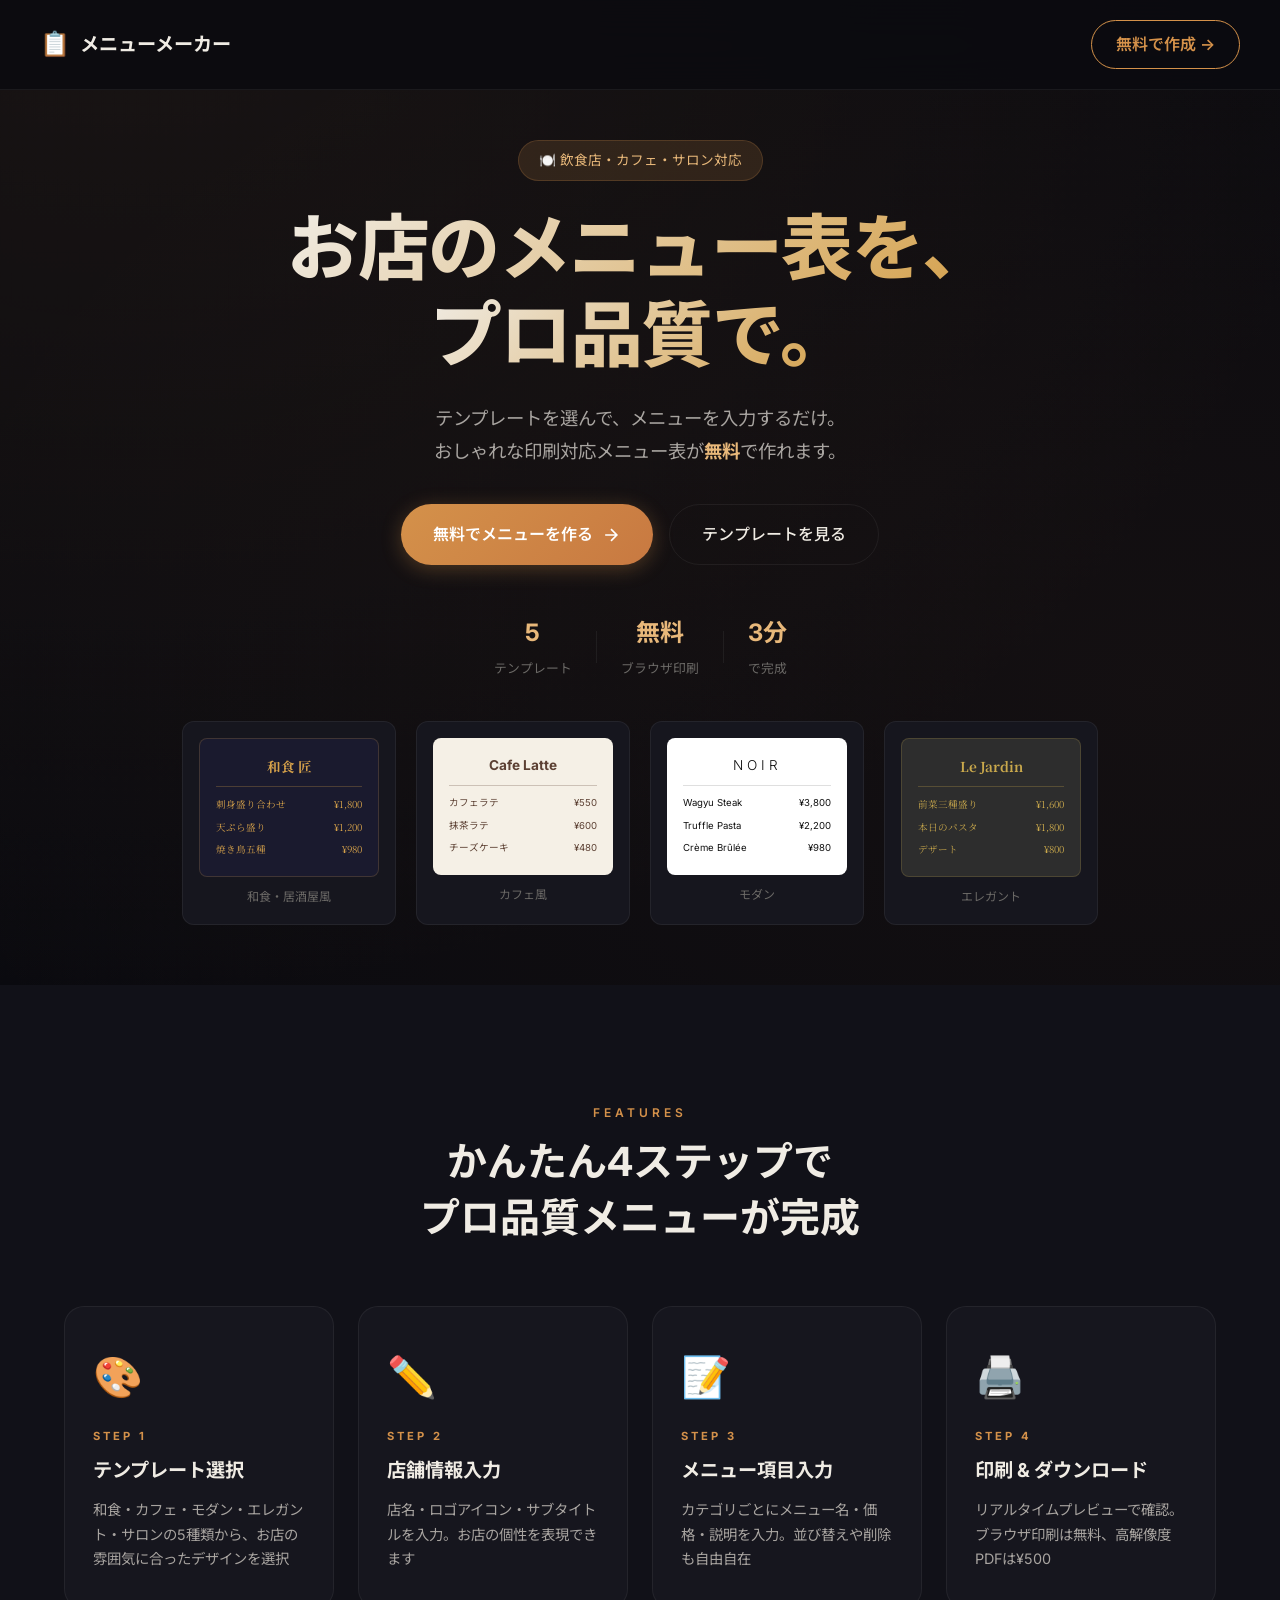
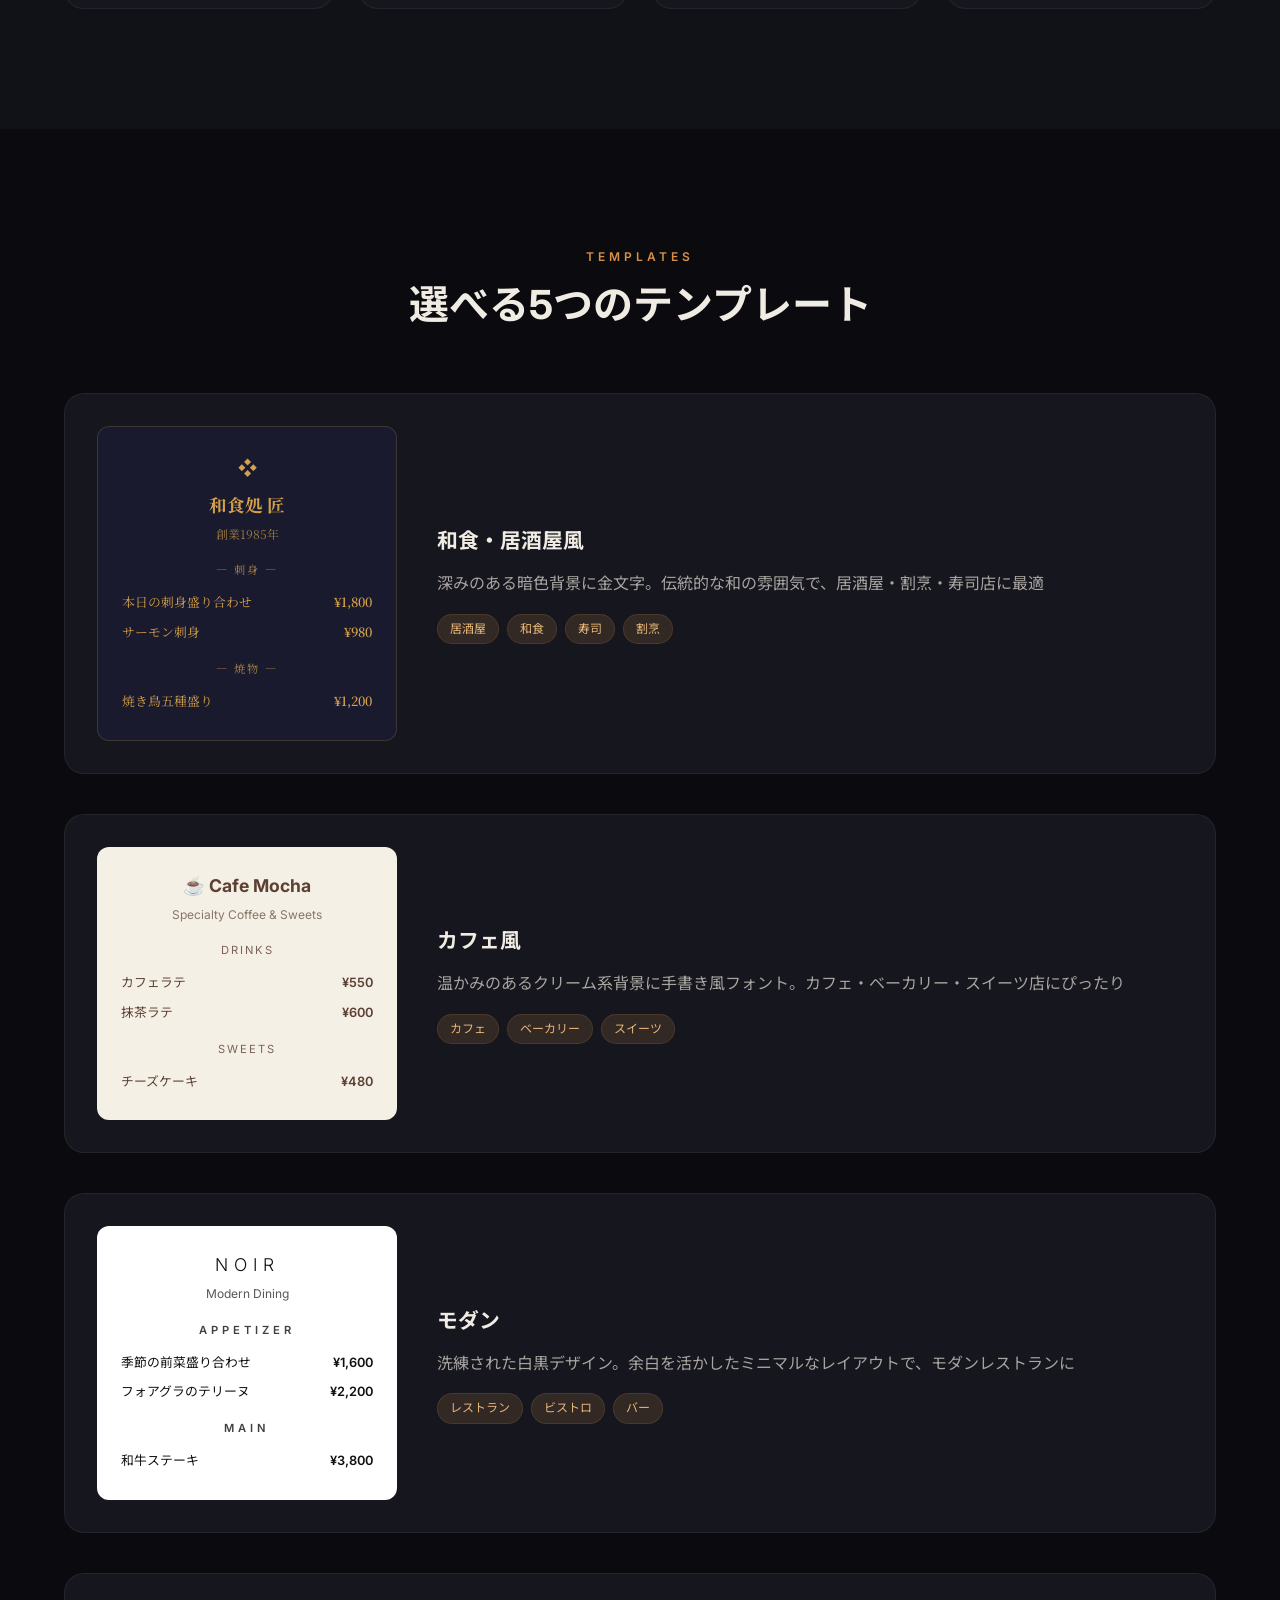
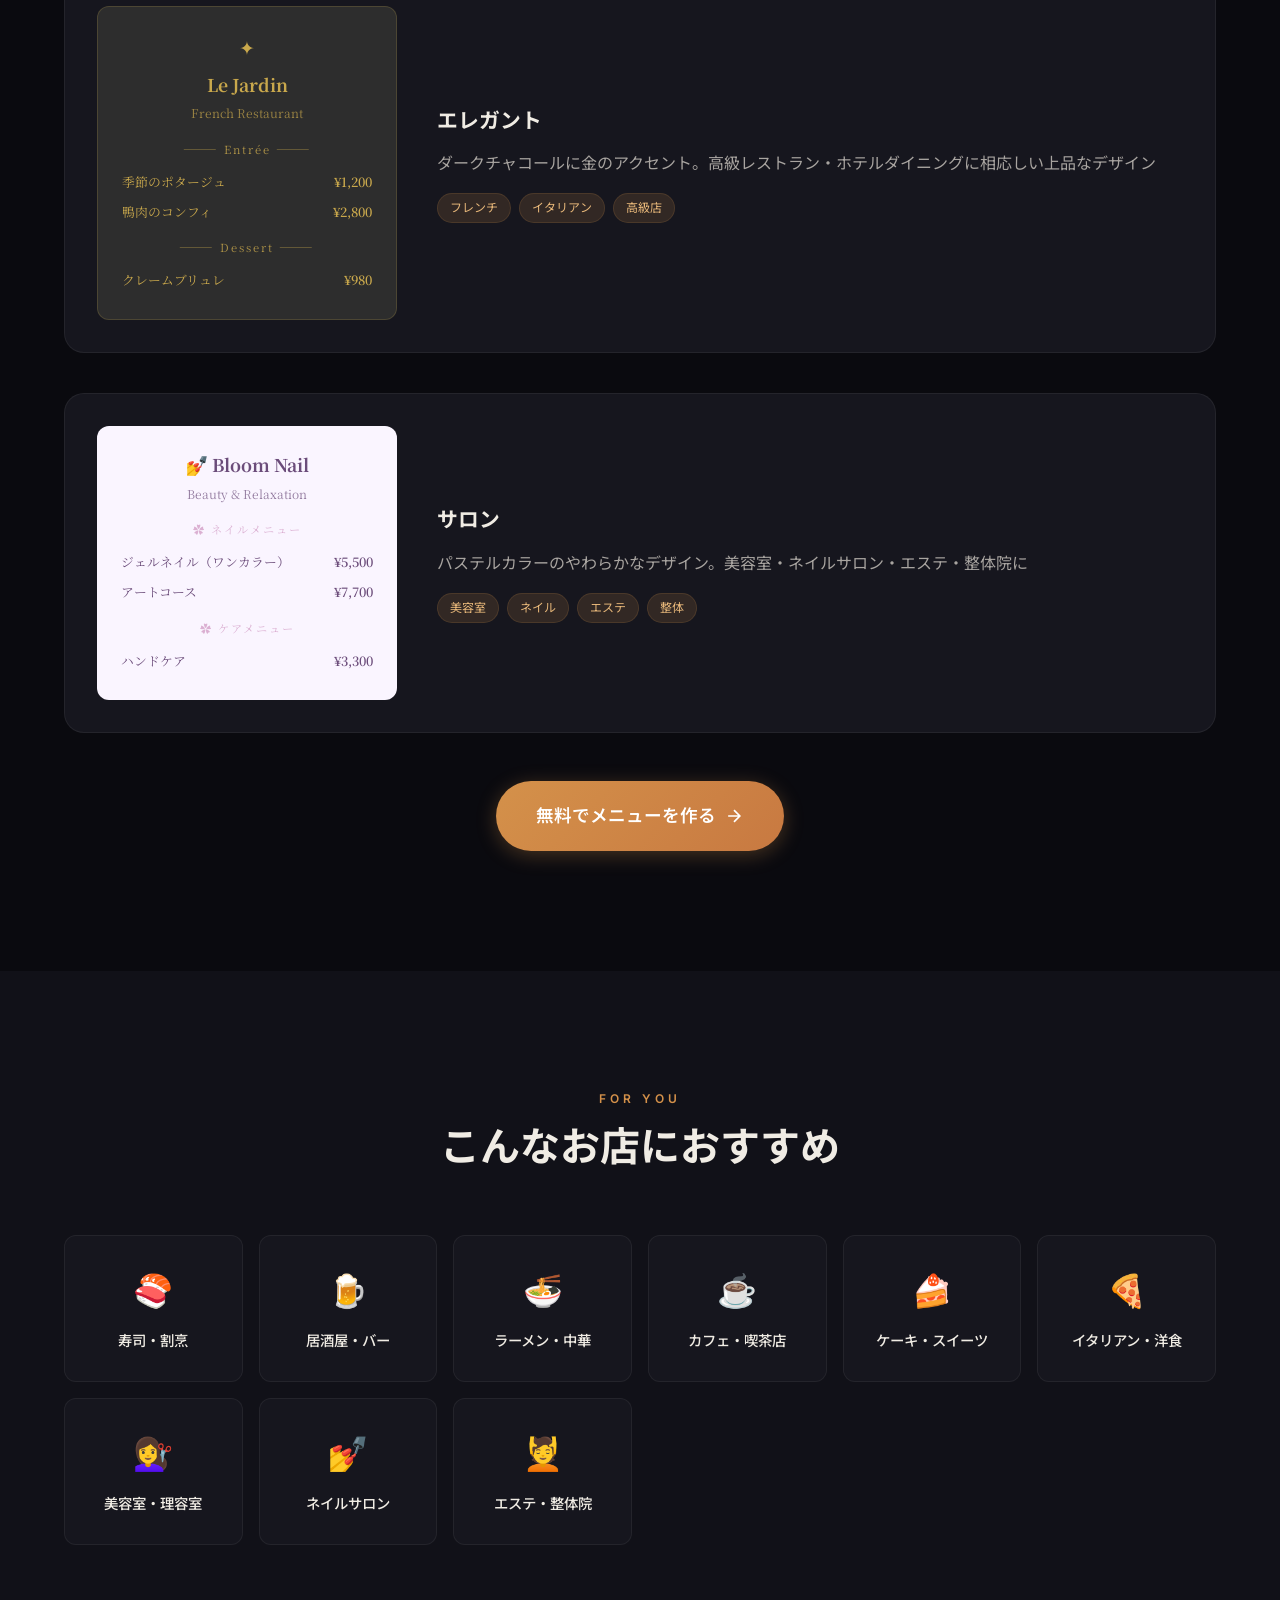
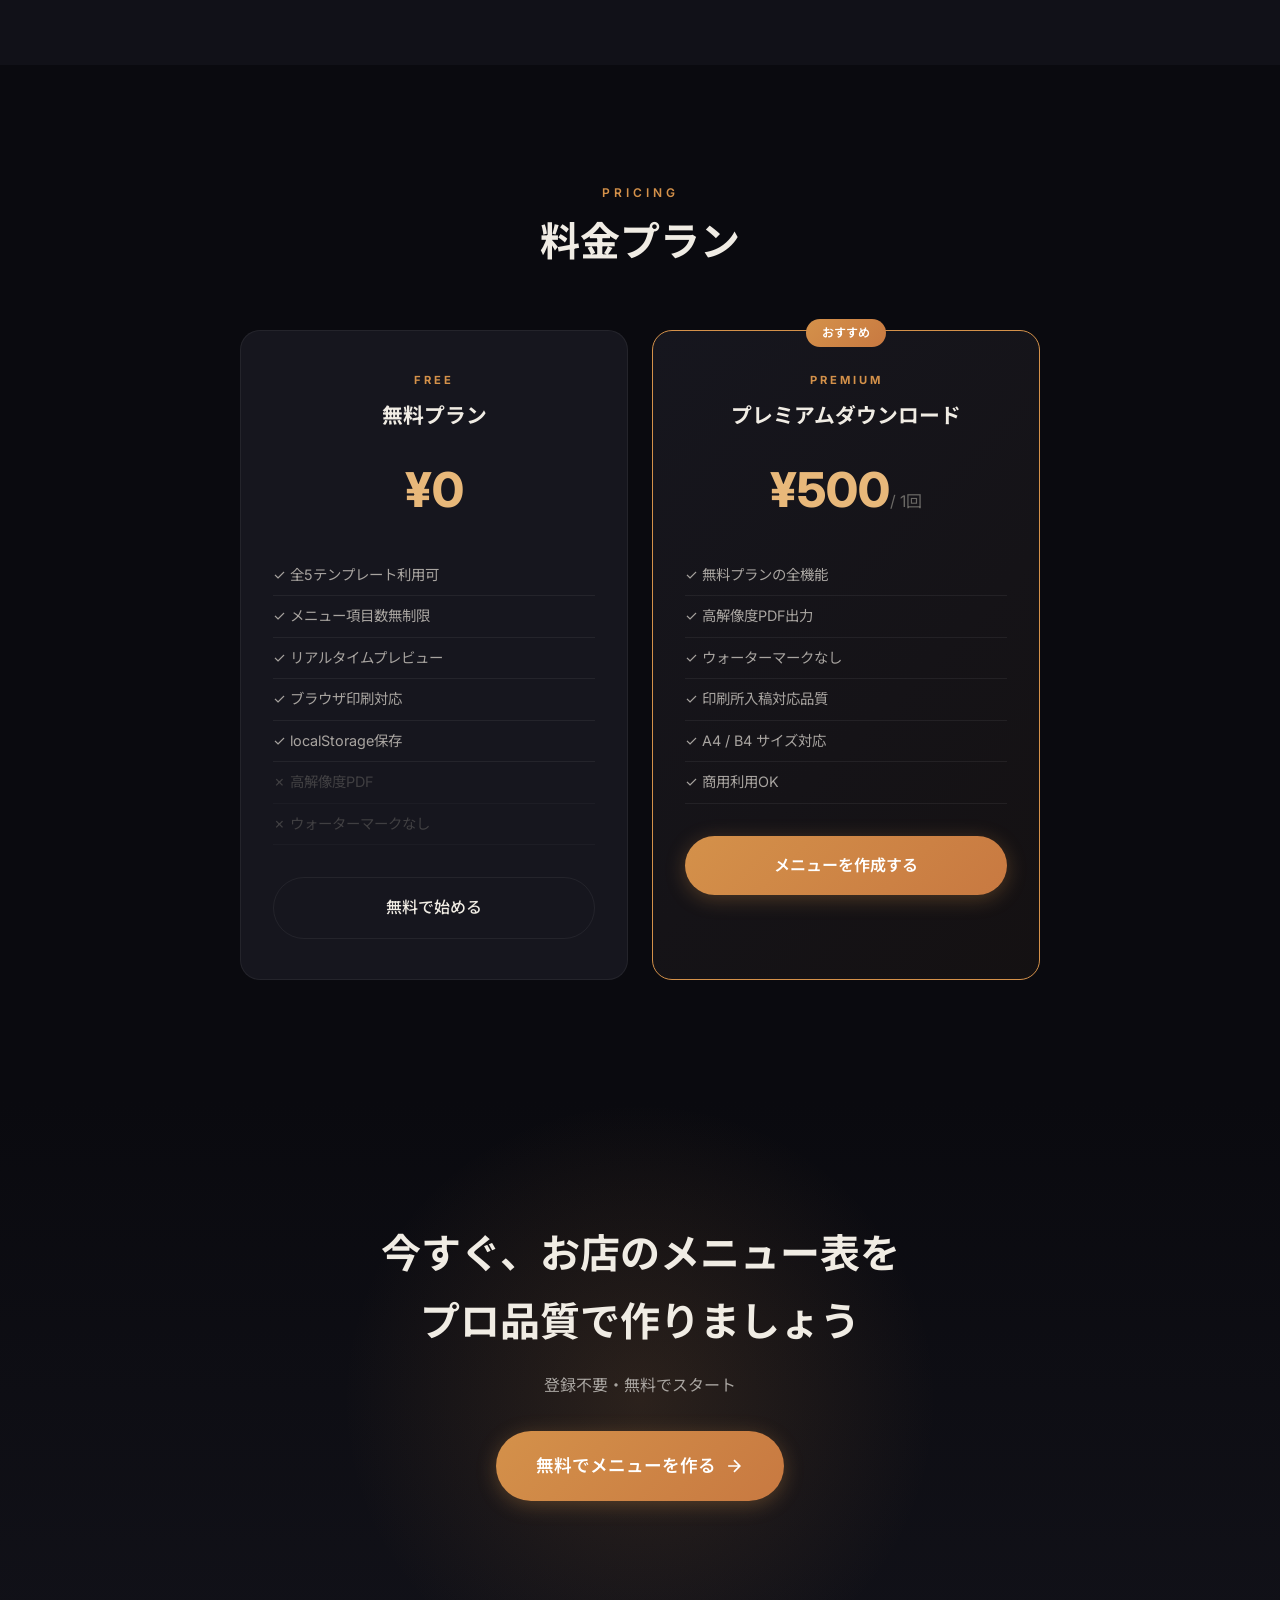
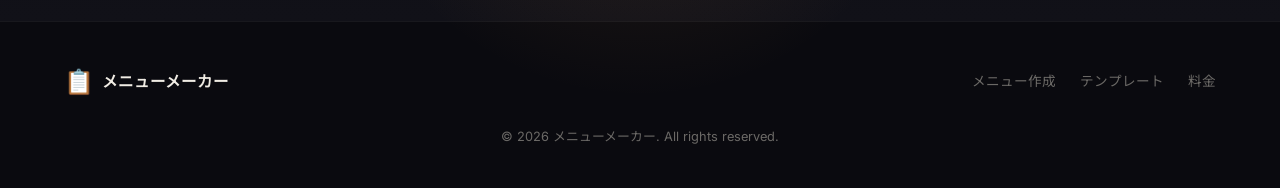
<file: index.html>
<!DOCTYPE html>
<html lang="ja">
<head>
<script async src="https://www.googletagmanager.com/gtag/js?id=G-63VB4HT3T2"></script>
<script>window.dataLayer=window.dataLayer||[];function gtag(){dataLayer.push(arguments)}gtag('js',new Date());gtag('config','G-63VB4HT3T2',{page_area:'menu-maker'});</script>
    <meta charset="UTF-8">
    <meta name="viewport" content="width=device-width, initial-scale=1.0">
    <title>メニューメーカー | プロ品質のメニュー表を無料で作成</title>
    <meta name="description" content="飲食店・カフェ・バー・美容室のメニュー表を簡単作成。おしゃれなテンプレートを選んで、メニュー項目を入力するだけ。印刷対応の高品質メニュー表が無料で作れます。">
    <meta name="keywords" content="メニュー表 テンプレート 無料, 飲食店 メニュー 作成, おしゃれ メニュー表, カフェ メニュー テンプレート, 居酒屋 メニュー表, 美容室 メニュー表, メニュー表 印刷">
    <meta property="og:title" content="メニューメーカー | プロ品質のメニュー表を無料で作成">
    <meta property="og:description" content="おしゃれなテンプレートでメニュー表を簡単作成。飲食店・カフェ・バー・サロン対応。">
    <meta property="og:type" content="website">
    <meta property="og:locale" content="ja_JP">
    <link rel="canonical" href="https://richend0913.github.io/menu-maker/">
    <link rel="preconnect" href="https://fonts.googleapis.com">
    <link rel="preconnect" href="https://fonts.gstatic.com" crossorigin>
    <link href="https://fonts.googleapis.com/css2?family=Inter:wght@300;400;500;600;700;800&family=Noto+Sans+JP:wght@300;400;500;600;700;800&family=Noto+Serif+JP:wght@400;500;600;700&family=Shippori+Mincho:wght@400;500;600;700&display=swap" rel="stylesheet">
    <link rel="stylesheet" href="css/style.css">
    <script type="application/ld+json">
    {
        "@context": "https://schema.org",
        "@type": "WebApplication",
        "name": "メニューメーカー",
        "description": "飲食店・カフェ・バー・美容室のメニュー表を簡単作成できるオンラインツール",
        "url": "https://richend0913.github.io/menu-maker/",
        "applicationCategory": "DesignApplication",
        "operatingSystem": "Web Browser",
        "offers": {
            "@type": "Offer",
            "price": "0",
            "priceCurrency": "JPY",
            "description": "無料でメニュー表を作成・印刷"
        },
        "aggregateRating": {
            "@type": "AggregateRating",
            "ratingValue": "4.8",
            "ratingCount": "156"
        },
        "inLanguage": "ja"
    }
    </script>
</head>
<body class="landing-page">
    <!-- Hero Section -->
    <header class="hero">
        <nav class="nav">
            <div class="nav-brand">
                <span class="nav-icon">📋</span>
                <span class="nav-name">メニューメーカー</span>
            </div>
            <a href="maker.html" class="nav-cta">無料で作成 →</a>
        </nav>

        <div class="hero-content">
            <div class="hero-badge fade-in">🍽️ 飲食店・カフェ・サロン対応</div>
            <h1 class="hero-title fade-in">
                <span class="gradient-text">お店のメニュー表を、</span><br>
                <span class="gradient-text">プロ品質で。</span>
            </h1>
            <p class="hero-subtitle fade-in delay-1">
                テンプレートを選んで、メニューを入力するだけ。<br>
                おしゃれな印刷対応メニュー表が<strong>無料</strong>で作れます。
            </p>
            <div class="hero-actions fade-in delay-2">
                <a href="maker.html" class="btn-primary">
                    <span>無料でメニューを作る</span>
                    <svg width="20" height="20" viewBox="0 0 24 24" fill="none" stroke="currentColor" stroke-width="2"><path d="M5 12h14M12 5l7 7-7 7"/></svg>
                </a>
                <a href="#templates" class="btn-secondary">テンプレートを見る</a>
            </div>
            <div class="hero-stats fade-in delay-3">
                <div class="stat"><span class="stat-num">5</span><span class="stat-label">テンプレート</span></div>
                <div class="stat-divider"></div>
                <div class="stat"><span class="stat-num">無料</span><span class="stat-label">ブラウザ印刷</span></div>
                <div class="stat-divider"></div>
                <div class="stat"><span class="stat-num">3分</span><span class="stat-label">で完成</span></div>
            </div>
        </div>

        <div class="hero-visual fade-in delay-2">
            <div class="floating-cards">
                <div class="preview-card card-1">
                    <div class="preview-mini washoku">
                        <div class="pm-title">和食 匠</div>
                        <div class="pm-divider"></div>
                        <div class="pm-item"><span>刺身盛り合わせ</span><span>¥1,800</span></div>
                        <div class="pm-item"><span>天ぷら盛り</span><span>¥1,200</span></div>
                        <div class="pm-item"><span>焼き鳥五種</span><span>¥980</span></div>
                    </div>
                    <span class="card-label">和食・居酒屋風</span>
                </div>
                <div class="preview-card card-2">
                    <div class="preview-mini cafe">
                        <div class="pm-title">Cafe Latte</div>
                        <div class="pm-divider"></div>
                        <div class="pm-item"><span>カフェラテ</span><span>¥550</span></div>
                        <div class="pm-item"><span>抹茶ラテ</span><span>¥600</span></div>
                        <div class="pm-item"><span>チーズケーキ</span><span>¥480</span></div>
                    </div>
                    <span class="card-label">カフェ風</span>
                </div>
                <div class="preview-card card-3">
                    <div class="preview-mini modern">
                        <div class="pm-title">NOIR</div>
                        <div class="pm-divider"></div>
                        <div class="pm-item"><span>Wagyu Steak</span><span>¥3,800</span></div>
                        <div class="pm-item"><span>Truffle Pasta</span><span>¥2,200</span></div>
                        <div class="pm-item"><span>Crème Brûlée</span><span>¥980</span></div>
                    </div>
                    <span class="card-label">モダン</span>
                </div>
                <div class="preview-card card-4">
                    <div class="preview-mini elegant">
                        <div class="pm-title">Le Jardin</div>
                        <div class="pm-divider"></div>
                        <div class="pm-item"><span>前菜三種盛り</span><span>¥1,600</span></div>
                        <div class="pm-item"><span>本日のパスタ</span><span>¥1,800</span></div>
                        <div class="pm-item"><span>デザート</span><span>¥800</span></div>
                    </div>
                    <span class="card-label">エレガント</span>
                </div>
            </div>
        </div>
    </header>

    <!-- Features Section -->
    <section class="features" id="features">
        <div class="container">
            <h2 class="section-title fade-in">
                <span class="section-label">FEATURES</span>
                かんたん4ステップで<br>プロ品質メニューが完成
            </h2>
            <div class="features-grid">
                <div class="feature-card fade-in">
                    <div class="feature-icon">🎨</div>
                    <div class="feature-step">STEP 1</div>
                    <h3>テンプレート選択</h3>
                    <p>和食・カフェ・モダン・エレガント・サロンの5種類から、お店の雰囲気に合ったデザインを選択</p>
                </div>
                <div class="feature-card fade-in delay-1">
                    <div class="feature-icon">✏️</div>
                    <div class="feature-step">STEP 2</div>
                    <h3>店舗情報入力</h3>
                    <p>店名・ロゴアイコン・サブタイトルを入力。お店の個性を表現できます</p>
                </div>
                <div class="feature-card fade-in delay-2">
                    <div class="feature-icon">📝</div>
                    <div class="feature-step">STEP 3</div>
                    <h3>メニュー項目入力</h3>
                    <p>カテゴリごとにメニュー名・価格・説明を入力。並び替えや削除も自由自在</p>
                </div>
                <div class="feature-card fade-in delay-3">
                    <div class="feature-icon">🖨️</div>
                    <div class="feature-step">STEP 4</div>
                    <h3>印刷 & ダウンロード</h3>
                    <p>リアルタイムプレビューで確認。ブラウザ印刷は無料、高解像度PDFは¥500</p>
                </div>
            </div>
        </div>
    </section>

    <!-- Templates Section -->
    <section class="templates" id="templates">
        <div class="container">
            <h2 class="section-title fade-in">
                <span class="section-label">TEMPLATES</span>
                選べる5つのテンプレート
            </h2>
            <div class="templates-showcase">
                <div class="template-item fade-in">
                    <div class="template-preview washoku-preview">
                        <div class="tp-header">
                            <div class="tp-deco">❖</div>
                            <h4>和食処 匠</h4>
                            <div class="tp-sub">創業1985年</div>
                        </div>
                        <div class="tp-category">— 刺身 —</div>
                        <div class="tp-menu-item"><span>本日の刺身盛り合わせ</span><span class="tp-price">¥1,800</span></div>
                        <div class="tp-menu-item"><span>サーモン刺身</span><span class="tp-price">¥980</span></div>
                        <div class="tp-category">— 焼物 —</div>
                        <div class="tp-menu-item"><span>焼き鳥五種盛り</span><span class="tp-price">¥1,200</span></div>
                    </div>
                    <div class="template-info">
                        <h3>和食・居酒屋風</h3>
                        <p>深みのある暗色背景に金文字。伝統的な和の雰囲気で、居酒屋・割烹・寿司店に最適</p>
                        <div class="template-tags">
                            <span>居酒屋</span><span>和食</span><span>寿司</span><span>割烹</span>
                        </div>
                    </div>
                </div>

                <div class="template-item fade-in delay-1">
                    <div class="template-preview cafe-preview">
                        <div class="tp-header">
                            <h4>☕ Cafe Mocha</h4>
                            <div class="tp-sub">Specialty Coffee & Sweets</div>
                        </div>
                        <div class="tp-category">DRINKS</div>
                        <div class="tp-menu-item"><span>カフェラテ</span><span class="tp-price">¥550</span></div>
                        <div class="tp-menu-item"><span>抹茶ラテ</span><span class="tp-price">¥600</span></div>
                        <div class="tp-category">SWEETS</div>
                        <div class="tp-menu-item"><span>チーズケーキ</span><span class="tp-price">¥480</span></div>
                    </div>
                    <div class="template-info">
                        <h3>カフェ風</h3>
                        <p>温かみのあるクリーム系背景に手書き風フォント。カフェ・ベーカリー・スイーツ店にぴったり</p>
                        <div class="template-tags">
                            <span>カフェ</span><span>ベーカリー</span><span>スイーツ</span>
                        </div>
                    </div>
                </div>

                <div class="template-item fade-in delay-2">
                    <div class="template-preview modern-preview">
                        <div class="tp-header">
                            <h4>NOIR</h4>
                            <div class="tp-sub">Modern Dining</div>
                        </div>
                        <div class="tp-category">APPETIZER</div>
                        <div class="tp-menu-item"><span>季節の前菜盛り合わせ</span><span class="tp-price">¥1,600</span></div>
                        <div class="tp-menu-item"><span>フォアグラのテリーヌ</span><span class="tp-price">¥2,200</span></div>
                        <div class="tp-category">MAIN</div>
                        <div class="tp-menu-item"><span>和牛ステーキ</span><span class="tp-price">¥3,800</span></div>
                    </div>
                    <div class="template-info">
                        <h3>モダン</h3>
                        <p>洗練された白黒デザイン。余白を活かしたミニマルなレイアウトで、モダンレストランに</p>
                        <div class="template-tags">
                            <span>レストラン</span><span>ビストロ</span><span>バー</span>
                        </div>
                    </div>
                </div>

                <div class="template-item fade-in delay-3">
                    <div class="template-preview elegant-preview">
                        <div class="tp-header">
                            <div class="tp-deco">✦</div>
                            <h4>Le Jardin</h4>
                            <div class="tp-sub">French Restaurant</div>
                        </div>
                        <div class="tp-category">⸻ Entrée ⸻</div>
                        <div class="tp-menu-item"><span>季節のポタージュ</span><span class="tp-price">¥1,200</span></div>
                        <div class="tp-menu-item"><span>鴨肉のコンフィ</span><span class="tp-price">¥2,800</span></div>
                        <div class="tp-category">⸻ Dessert ⸻</div>
                        <div class="tp-menu-item"><span>クレームブリュレ</span><span class="tp-price">¥980</span></div>
                    </div>
                    <div class="template-info">
                        <h3>エレガント</h3>
                        <p>ダークチャコールに金のアクセント。高級レストラン・ホテルダイニングに相応しい上品なデザイン</p>
                        <div class="template-tags">
                            <span>フレンチ</span><span>イタリアン</span><span>高級店</span>
                        </div>
                    </div>
                </div>

                <div class="template-item fade-in delay-4">
                    <div class="template-preview salon-preview">
                        <div class="tp-header">
                            <h4>💅 Bloom Nail</h4>
                            <div class="tp-sub">Beauty & Relaxation</div>
                        </div>
                        <div class="tp-category">✿ ネイルメニュー</div>
                        <div class="tp-menu-item"><span>ジェルネイル（ワンカラー）</span><span class="tp-price">¥5,500</span></div>
                        <div class="tp-menu-item"><span>アートコース</span><span class="tp-price">¥7,700</span></div>
                        <div class="tp-category">✿ ケアメニュー</div>
                        <div class="tp-menu-item"><span>ハンドケア</span><span class="tp-price">¥3,300</span></div>
                    </div>
                    <div class="template-info">
                        <h3>サロン</h3>
                        <p>パステルカラーのやわらかなデザイン。美容室・ネイルサロン・エステ・整体院に</p>
                        <div class="template-tags">
                            <span>美容室</span><span>ネイル</span><span>エステ</span><span>整体</span>
                        </div>
                    </div>
                </div>
            </div>
            <div class="templates-cta fade-in">
                <a href="maker.html" class="btn-primary btn-large">
                    <span>無料でメニューを作る</span>
                    <svg width="20" height="20" viewBox="0 0 24 24" fill="none" stroke="currentColor" stroke-width="2"><path d="M5 12h14M12 5l7 7-7 7"/></svg>
                </a>
            </div>
        </div>
    </section>

    <!-- Target Section -->
    <section class="target-section" id="target">
        <div class="container">
            <h2 class="section-title fade-in">
                <span class="section-label">FOR YOU</span>
                こんなお店におすすめ
            </h2>
            <div class="target-grid">
                <div class="target-card fade-in"><span class="target-emoji">🍣</span><span>寿司・割烹</span></div>
                <div class="target-card fade-in delay-1"><span class="target-emoji">🍺</span><span>居酒屋・バー</span></div>
                <div class="target-card fade-in delay-1"><span class="target-emoji">🍜</span><span>ラーメン・中華</span></div>
                <div class="target-card fade-in delay-2"><span class="target-emoji">☕</span><span>カフェ・喫茶店</span></div>
                <div class="target-card fade-in delay-2"><span class="target-emoji">🍰</span><span>ケーキ・スイーツ</span></div>
                <div class="target-card fade-in delay-3"><span class="target-emoji">🍕</span><span>イタリアン・洋食</span></div>
                <div class="target-card fade-in delay-3"><span class="target-emoji">💇‍♀️</span><span>美容室・理容室</span></div>
                <div class="target-card fade-in delay-4"><span class="target-emoji">💅</span><span>ネイルサロン</span></div>
                <div class="target-card fade-in delay-4"><span class="target-emoji">💆</span><span>エステ・整体院</span></div>
            </div>
        </div>
    </section>

    <!-- Pricing Section -->
    <section class="pricing" id="pricing">
        <div class="container">
            <h2 class="section-title fade-in">
                <span class="section-label">PRICING</span>
                料金プラン
            </h2>
            <div class="pricing-grid">
                <div class="pricing-card fade-in">
                    <div class="pricing-badge">FREE</div>
                    <h3>無料プラン</h3>
                    <div class="pricing-price">¥0</div>
                    <ul class="pricing-features">
                        <li>✓ 全5テンプレート利用可</li>
                        <li>✓ メニュー項目数無制限</li>
                        <li>✓ リアルタイムプレビュー</li>
                        <li>✓ ブラウザ印刷対応</li>
                        <li>✓ localStorage保存</li>
                        <li class="disabled">✗ 高解像度PDF</li>
                        <li class="disabled">✗ ウォーターマークなし</li>
                    </ul>
                    <a href="maker.html" class="btn-secondary btn-full">無料で始める</a>
                </div>
                <div class="pricing-card featured fade-in delay-1">
                    <div class="pricing-badge">PREMIUM</div>
                    <h3>プレミアムダウンロード</h3>
                    <div class="pricing-price">¥500<span class="pricing-unit">/ 1回</span></div>
                    <ul class="pricing-features">
                        <li>✓ 無料プランの全機能</li>
                        <li>✓ 高解像度PDF出力</li>
                        <li>✓ ウォーターマークなし</li>
                        <li>✓ 印刷所入稿対応品質</li>
                        <li>✓ A4 / B4 サイズ対応</li>
                        <li>✓ 商用利用OK</li>
                    </ul>
                    <a href="maker.html" class="btn-primary btn-full">メニューを作成する</a>
                </div>
            </div>
        </div>
    </section>

    <!-- Final CTA -->
    <section class="final-cta">
        <div class="container">
            <h2 class="fade-in">今すぐ、お店のメニュー表を<br>プロ品質で作りましょう</h2>
            <p class="fade-in delay-1">登録不要・無料でスタート</p>
            <a href="maker.html" class="btn-primary btn-large fade-in delay-2">
                <span>無料でメニューを作る</span>
                <svg width="20" height="20" viewBox="0 0 24 24" fill="none" stroke="currentColor" stroke-width="2"><path d="M5 12h14M12 5l7 7-7 7"/></svg>
            </a>
        </div>
    </section>

    <!-- Footer -->
    <footer class="footer">
        <div class="container">
            <div class="footer-content">
                <div class="footer-brand">
                    <span class="nav-icon">📋</span>
                    <span>メニューメーカー</span>
                </div>
                <div class="footer-links">
                    <a href="maker.html">メニュー作成</a>
                    <a href="#templates">テンプレート</a>
                    <a href="#pricing">料金</a>
                </div>
            </div>
            <div class="footer-bottom">
                <p>&copy; 2026 メニューメーカー. All rights reserved.</p>
            </div>
        </div>
    </footer>

    <script>
        // Scroll fade-in animation
        const observer = new IntersectionObserver((entries) => {
            entries.forEach(entry => {
                if (entry.isIntersecting) {
                    entry.target.classList.add('visible');
                }
            });
        }, { threshold: 0.1, rootMargin: '0px 0px -50px 0px' });

        document.querySelectorAll('.fade-in').forEach(el => observer.observe(el));
    </script>
</body>
</html>
</file>
<file: css/style.css>
/* ============================================
   MENU MAKER - Landing & Maker UI Styles
   ============================================ */

/* --- Reset & Variables --- */
*, *::before, *::after { margin: 0; padding: 0; box-sizing: border-box; }

:root {
    --bg-primary: #0a0a0f;
    --bg-secondary: #111118;
    --bg-card: #16161e;
    --bg-card-hover: #1e1e28;
    --text-primary: #f0ece4;
    --text-secondary: #a8a4a0;
    --text-muted: #6b6966;
    --accent: #d4914a;
    --accent-light: #e8b87a;
    --accent-dark: #b87530;
    --accent-glow: rgba(212, 145, 74, 0.15);
    --copper: #c87941;
    --gold: #d4a04a;
    --border: rgba(255, 255, 255, 0.06);
    --border-hover: rgba(212, 145, 74, 0.3);
    --radius: 12px;
    --radius-lg: 20px;
    --shadow: 0 4px 24px rgba(0, 0, 0, 0.3);
    --shadow-lg: 0 12px 48px rgba(0, 0, 0, 0.5);
    --font-sans: 'Inter', 'Noto Sans JP', -apple-system, sans-serif;
    --font-serif: 'Noto Serif JP', 'Shippori Mincho', serif;
    --transition: 0.3s cubic-bezier(0.4, 0, 0.2, 1);
}

html { scroll-behavior: smooth; }

body {
    font-family: var(--font-sans);
    background: var(--bg-primary);
    color: var(--text-primary);
    line-height: 1.7;
    -webkit-font-smoothing: antialiased;
    overflow-x: hidden;
}

.container {
    max-width: 1200px;
    margin: 0 auto;
    padding: 0 24px;
}

/* --- Fade-in Animations --- */
.fade-in {
    opacity: 0;
    transform: translateY(30px);
    transition: opacity 0.8s ease, transform 0.8s ease;
}
.fade-in.visible {
    opacity: 1;
    transform: translateY(0);
}
.delay-1 { transition-delay: 0.1s; }
.delay-2 { transition-delay: 0.2s; }
.delay-3 { transition-delay: 0.3s; }
.delay-4 { transition-delay: 0.4s; }

/* --- Buttons --- */
.btn-primary {
    display: inline-flex;
    align-items: center;
    gap: 8px;
    padding: 16px 32px;
    background: linear-gradient(135deg, var(--accent), var(--copper));
    color: #fff;
    font-weight: 600;
    font-size: 1rem;
    border: none;
    border-radius: 50px;
    cursor: pointer;
    text-decoration: none;
    transition: var(--transition);
    box-shadow: 0 4px 20px rgba(212, 145, 74, 0.3);
}
.btn-primary:hover {
    transform: translateY(-2px);
    box-shadow: 0 8px 32px rgba(212, 145, 74, 0.4);
}
.btn-secondary {
    display: inline-flex;
    align-items: center;
    gap: 8px;
    padding: 16px 32px;
    background: transparent;
    color: var(--text-primary);
    font-weight: 500;
    font-size: 1rem;
    border: 1px solid var(--border);
    border-radius: 50px;
    cursor: pointer;
    text-decoration: none;
    transition: var(--transition);
}
.btn-secondary:hover {
    border-color: var(--accent);
    color: var(--accent-light);
    background: var(--accent-glow);
}
.btn-large {
    padding: 20px 40px;
    font-size: 1.1rem;
}
.btn-full { width: 100%; justify-content: center; }

/* ============================================
   NAVIGATION
   ============================================ */
.nav {
    display: flex;
    justify-content: space-between;
    align-items: center;
    padding: 20px 40px;
    position: fixed;
    top: 0;
    left: 0;
    right: 0;
    z-index: 100;
    background: rgba(10, 10, 15, 0.8);
    backdrop-filter: blur(20px);
    border-bottom: 1px solid var(--border);
}
.nav-brand {
    display: flex;
    align-items: center;
    gap: 10px;
    font-weight: 700;
    font-size: 1.2rem;
}
.nav-icon { font-size: 1.5rem; }
.nav-cta {
    color: var(--accent);
    text-decoration: none;
    font-weight: 600;
    padding: 10px 24px;
    border: 1px solid var(--accent);
    border-radius: 50px;
    transition: var(--transition);
}
.nav-cta:hover {
    background: var(--accent);
    color: #fff;
}

/* ============================================
   HERO SECTION
   ============================================ */
.hero {
    min-height: 100vh;
    display: flex;
    flex-direction: column;
    padding-top: 80px;
    position: relative;
    overflow: hidden;
}
.hero::before {
    content: '';
    position: absolute;
    top: -50%;
    left: -50%;
    width: 200%;
    height: 200%;
    background: radial-gradient(ellipse at 30% 20%, rgba(212, 145, 74, 0.08) 0%, transparent 50%),
                radial-gradient(ellipse at 70% 60%, rgba(200, 121, 65, 0.05) 0%, transparent 50%);
    animation: heroGlow 15s ease-in-out infinite alternate;
}
@keyframes heroGlow {
    0% { transform: translate(0, 0); }
    100% { transform: translate(-5%, 5%); }
}

.hero-content {
    flex: 1;
    display: flex;
    flex-direction: column;
    justify-content: center;
    align-items: center;
    text-align: center;
    padding: 60px 24px 40px;
    position: relative;
    z-index: 2;
}

.hero-badge {
    display: inline-block;
    padding: 8px 20px;
    background: var(--accent-glow);
    border: 1px solid rgba(212, 145, 74, 0.2);
    border-radius: 50px;
    font-size: 0.85rem;
    color: var(--accent-light);
    margin-bottom: 24px;
}

.hero-title {
    font-size: clamp(2.5rem, 6vw, 4.5rem);
    font-weight: 800;
    line-height: 1.2;
    margin-bottom: 24px;
    letter-spacing: -0.02em;
}

.gradient-text {
    background: linear-gradient(135deg, #f0ece4, #d4a04a, #e8b87a, #f0ece4);
    background-size: 300% 300%;
    -webkit-background-clip: text;
    -webkit-text-fill-color: transparent;
    background-clip: text;
    animation: gradientShift 6s ease-in-out infinite;
}

@keyframes gradientShift {
    0%, 100% { background-position: 0% 50%; }
    50% { background-position: 100% 50%; }
}

.hero-subtitle {
    font-size: 1.15rem;
    color: var(--text-secondary);
    max-width: 540px;
    margin-bottom: 36px;
    line-height: 1.8;
}
.hero-subtitle strong { color: var(--accent-light); }

.hero-actions {
    display: flex;
    gap: 16px;
    flex-wrap: wrap;
    justify-content: center;
    margin-bottom: 48px;
}

.hero-stats {
    display: flex;
    align-items: center;
    gap: 24px;
}
.stat { text-align: center; }
.stat-num {
    display: block;
    font-size: 1.5rem;
    font-weight: 700;
    color: var(--accent-light);
}
.stat-label {
    font-size: 0.8rem;
    color: var(--text-muted);
}
.stat-divider {
    width: 1px;
    height: 32px;
    background: var(--border);
}

/* --- Floating Preview Cards --- */
.hero-visual {
    position: relative;
    z-index: 2;
    padding: 0 24px 60px;
}

.floating-cards {
    display: flex;
    justify-content: center;
    gap: 20px;
    flex-wrap: wrap;
}

.preview-card {
    background: var(--bg-card);
    border: 1px solid var(--border);
    border-radius: var(--radius);
    padding: 16px;
    transition: var(--transition);
    animation: float 6s ease-in-out infinite;
}
.preview-card:hover {
    transform: translateY(-8px);
    border-color: var(--border-hover);
    box-shadow: var(--shadow-lg);
}
.card-1 { animation-delay: 0s; }
.card-2 { animation-delay: 1.5s; }
.card-3 { animation-delay: 3s; }
.card-4 { animation-delay: 4.5s; }

@keyframes float {
    0%, 100% { transform: translateY(0); }
    50% { transform: translateY(-10px); }
}

.card-label {
    display: block;
    text-align: center;
    font-size: 0.75rem;
    color: var(--text-muted);
    margin-top: 10px;
}

/* Mini menu previews inside cards */
.preview-mini {
    width: 180px;
    padding: 16px;
    border-radius: 8px;
    font-size: 0.65rem;
}
.preview-mini .pm-title {
    font-weight: 700;
    font-size: 0.85rem;
    text-align: center;
    margin-bottom: 8px;
}
.preview-mini .pm-divider {
    height: 1px;
    margin: 6px 0;
}
.preview-mini .pm-item {
    display: flex;
    justify-content: space-between;
    padding: 3px 0;
    font-size: 0.6rem;
}

/* Mini template themes */
.preview-mini.washoku {
    background: #1a1a2e;
    color: #d4a04a;
    border: 1px solid #d4a04a33;
    font-family: var(--font-serif);
}
.preview-mini.washoku .pm-divider { background: #d4a04a44; }

.preview-mini.cafe {
    background: #f5f0e6;
    color: #5c4033;
    font-family: 'Zen Maru Gothic', var(--font-sans);
}
.preview-mini.cafe .pm-divider { background: #5c403344; }

.preview-mini.modern {
    background: #fff;
    color: #111;
    font-family: var(--font-sans);
}
.preview-mini.modern .pm-divider { background: #11111122; }
.preview-mini.modern .pm-title { font-weight: 300; letter-spacing: 4px; text-transform: uppercase; }

.preview-mini.elegant {
    background: #2d2d2d;
    color: #c9a84c;
    font-family: var(--font-serif);
    border: 1px solid #c9a84c33;
}
.preview-mini.elegant .pm-divider { background: #c9a84c44; }

/* ============================================
   FEATURES SECTION
   ============================================ */
.features {
    padding: 120px 0;
    background: var(--bg-secondary);
}

.section-title {
    text-align: center;
    font-size: clamp(1.8rem, 4vw, 2.5rem);
    font-weight: 700;
    margin-bottom: 60px;
    line-height: 1.4;
}

.section-label {
    display: block;
    font-size: 0.75rem;
    font-weight: 600;
    letter-spacing: 4px;
    color: var(--accent);
    margin-bottom: 12px;
    text-transform: uppercase;
}

.features-grid {
    display: grid;
    grid-template-columns: repeat(auto-fit, minmax(250px, 1fr));
    gap: 24px;
}

.feature-card {
    background: var(--bg-card);
    border: 1px solid var(--border);
    border-radius: var(--radius-lg);
    padding: 36px 28px;
    transition: var(--transition);
}
.feature-card:hover {
    border-color: var(--border-hover);
    transform: translateY(-4px);
    box-shadow: var(--shadow);
}

.feature-icon {
    font-size: 2.5rem;
    margin-bottom: 16px;
}
.feature-step {
    font-size: 0.7rem;
    font-weight: 700;
    letter-spacing: 3px;
    color: var(--accent);
    margin-bottom: 8px;
}
.feature-card h3 {
    font-size: 1.2rem;
    margin-bottom: 12px;
}
.feature-card p {
    color: var(--text-secondary);
    font-size: 0.9rem;
    line-height: 1.7;
}

/* ============================================
   TEMPLATES SECTION
   ============================================ */
.templates {
    padding: 120px 0;
}

.templates-showcase {
    display: flex;
    flex-direction: column;
    gap: 40px;
}

.template-item {
    display: grid;
    grid-template-columns: 300px 1fr;
    gap: 40px;
    align-items: center;
    padding: 32px;
    background: var(--bg-card);
    border: 1px solid var(--border);
    border-radius: var(--radius-lg);
    transition: var(--transition);
}
.template-item:hover {
    border-color: var(--border-hover);
    box-shadow: var(--shadow);
}

/* Template Preview Styles */
.template-preview {
    border-radius: var(--radius);
    padding: 24px;
    min-height: 220px;
}
.tp-header { text-align: center; margin-bottom: 16px; }
.tp-header h4 { font-size: 1.1rem; margin-bottom: 4px; }
.tp-sub { font-size: 0.75rem; opacity: 0.7; }
.tp-deco { font-size: 1.2rem; margin-bottom: 6px; }
.tp-category {
    font-size: 0.7rem;
    text-align: center;
    margin: 12px 0 8px;
    letter-spacing: 2px;
    opacity: 0.8;
}
.tp-menu-item {
    display: flex;
    justify-content: space-between;
    font-size: 0.8rem;
    padding: 4px 0;
}
.tp-price { font-weight: 600; }

/* Template theme colors */
.washoku-preview {
    background: #1a1a2e;
    color: #d4a04a;
    font-family: var(--font-serif);
    border: 1px solid #d4a04a33;
}

.cafe-preview {
    background: #f5f0e6;
    color: #5c4033;
    font-family: 'Zen Maru Gothic', var(--font-sans);
}

.modern-preview {
    background: #ffffff;
    color: #111111;
    font-family: var(--font-sans);
}
.modern-preview .tp-header h4 {
    font-weight: 300;
    letter-spacing: 6px;
    text-transform: uppercase;
}
.modern-preview .tp-category {
    text-transform: uppercase;
    letter-spacing: 4px;
    font-weight: 600;
}

.elegant-preview {
    background: #2d2d2d;
    color: #c9a84c;
    font-family: var(--font-serif);
    border: 1px solid #c9a84c33;
}

.salon-preview {
    background: #faf5ff;
    color: #6b4c7a;
    font-family: var(--font-serif);
}
.salon-preview .tp-category { color: #d4a0c8; }

.template-info h3 {
    font-size: 1.3rem;
    margin-bottom: 12px;
}
.template-info p {
    color: var(--text-secondary);
    margin-bottom: 16px;
    line-height: 1.7;
}
.template-tags {
    display: flex;
    gap: 8px;
    flex-wrap: wrap;
}
.template-tags span {
    padding: 4px 12px;
    background: var(--accent-glow);
    border: 1px solid rgba(212, 145, 74, 0.15);
    border-radius: 50px;
    font-size: 0.75rem;
    color: var(--accent-light);
}

.templates-cta {
    text-align: center;
    margin-top: 48px;
}

/* ============================================
   TARGET SECTION
   ============================================ */
.target-section {
    padding: 120px 0;
    background: var(--bg-secondary);
}

.target-grid {
    display: grid;
    grid-template-columns: repeat(auto-fit, minmax(160px, 1fr));
    gap: 16px;
}

.target-card {
    display: flex;
    flex-direction: column;
    align-items: center;
    gap: 10px;
    padding: 28px 16px;
    background: var(--bg-card);
    border: 1px solid var(--border);
    border-radius: var(--radius);
    transition: var(--transition);
    font-size: 0.9rem;
    font-weight: 500;
}
.target-card:hover {
    border-color: var(--border-hover);
    transform: translateY(-4px);
}
.target-emoji { font-size: 2rem; }

/* ============================================
   PRICING SECTION
   ============================================ */
.pricing {
    padding: 120px 0;
}

.pricing-grid {
    display: grid;
    grid-template-columns: repeat(auto-fit, minmax(320px, 1fr));
    gap: 24px;
    max-width: 800px;
    margin: 0 auto;
}

.pricing-card {
    background: var(--bg-card);
    border: 1px solid var(--border);
    border-radius: var(--radius-lg);
    padding: 40px 32px;
    text-align: center;
    transition: var(--transition);
}
.pricing-card:hover {
    border-color: var(--border-hover);
    transform: translateY(-4px);
}
.pricing-card.featured {
    border-color: var(--accent);
    background: linear-gradient(135deg, var(--bg-card), rgba(212, 145, 74, 0.05));
    position: relative;
}
.pricing-card.featured::before {
    content: 'おすすめ';
    position: absolute;
    top: -12px;
    left: 50%;
    transform: translateX(-50%);
    padding: 4px 16px;
    background: linear-gradient(135deg, var(--accent), var(--copper));
    color: #fff;
    border-radius: 50px;
    font-size: 0.75rem;
    font-weight: 600;
}

.pricing-badge {
    font-size: 0.7rem;
    font-weight: 700;
    letter-spacing: 3px;
    color: var(--accent);
    margin-bottom: 8px;
}
.pricing-card h3 {
    font-size: 1.3rem;
    margin-bottom: 16px;
}
.pricing-price {
    font-size: 3rem;
    font-weight: 800;
    color: var(--accent-light);
    margin-bottom: 24px;
}
.pricing-unit {
    font-size: 1rem;
    font-weight: 400;
    color: var(--text-muted);
}
.pricing-features {
    list-style: none;
    text-align: left;
    margin-bottom: 32px;
}
.pricing-features li {
    padding: 8px 0;
    font-size: 0.9rem;
    color: var(--text-secondary);
    border-bottom: 1px solid var(--border);
}
.pricing-features li.disabled {
    color: var(--text-muted);
    opacity: 0.5;
}

/* ============================================
   FINAL CTA
   ============================================ */
.final-cta {
    padding: 120px 0;
    text-align: center;
    background: linear-gradient(180deg, var(--bg-primary) 0%, var(--bg-secondary) 100%);
    position: relative;
}
.final-cta::before {
    content: '';
    position: absolute;
    top: 0;
    left: 50%;
    transform: translateX(-50%);
    width: 600px;
    height: 600px;
    background: radial-gradient(circle, var(--accent-glow), transparent 70%);
    pointer-events: none;
}
.final-cta h2 {
    font-size: clamp(1.8rem, 4vw, 2.5rem);
    margin-bottom: 16px;
    position: relative;
}
.final-cta p {
    color: var(--text-secondary);
    margin-bottom: 32px;
    position: relative;
}

/* ============================================
   FOOTER
   ============================================ */
.footer {
    padding: 40px 0;
    border-top: 1px solid var(--border);
}
.footer-content {
    display: flex;
    justify-content: space-between;
    align-items: center;
    margin-bottom: 24px;
}
.footer-brand {
    display: flex;
    align-items: center;
    gap: 8px;
    font-weight: 600;
}
.footer-links { display: flex; gap: 24px; }
.footer-links a {
    color: var(--text-muted);
    text-decoration: none;
    font-size: 0.85rem;
    transition: var(--transition);
}
.footer-links a:hover { color: var(--accent); }
.footer-bottom {
    text-align: center;
    font-size: 0.8rem;
    color: var(--text-muted);
}

/* ============================================
   MAKER PAGE STYLES
   ============================================ */
.maker-page {
    background: var(--bg-primary);
}

.maker-nav {
    display: flex;
    justify-content: space-between;
    align-items: center;
    padding: 16px 24px;
    background: rgba(10, 10, 15, 0.95);
    backdrop-filter: blur(20px);
    border-bottom: 1px solid var(--border);
    position: sticky;
    top: 0;
    z-index: 100;
}
.maker-nav .nav-brand a {
    display: flex;
    align-items: center;
    gap: 8px;
    color: var(--text-primary);
    text-decoration: none;
    font-weight: 700;
}

.maker-layout {
    display: grid;
    grid-template-columns: 420px 1fr;
    min-height: calc(100vh - 60px);
}

/* --- Editor Panel --- */
.editor-panel {
    background: var(--bg-secondary);
    border-right: 1px solid var(--border);
    overflow-y: auto;
    height: calc(100vh - 60px);
    position: sticky;
    top: 60px;
}

.editor-steps {
    padding: 24px;
}

.step-section {
    margin-bottom: 32px;
}
.step-header {
    display: flex;
    align-items: center;
    gap: 12px;
    margin-bottom: 20px;
    padding-bottom: 12px;
    border-bottom: 1px solid var(--border);
}
.step-num {
    width: 28px;
    height: 28px;
    display: flex;
    align-items: center;
    justify-content: center;
    background: linear-gradient(135deg, var(--accent), var(--copper));
    color: #fff;
    font-size: 0.75rem;
    font-weight: 700;
    border-radius: 50%;
    flex-shrink: 0;
}
.step-title {
    font-size: 1rem;
    font-weight: 600;
}

/* Template selector */
.template-grid {
    display: grid;
    grid-template-columns: 1fr 1fr;
    gap: 10px;
}
.template-option {
    padding: 14px 12px;
    background: var(--bg-card);
    border: 2px solid var(--border);
    border-radius: var(--radius);
    cursor: pointer;
    transition: var(--transition);
    text-align: center;
}
.template-option:hover {
    border-color: var(--text-muted);
}
.template-option.active {
    border-color: var(--accent);
    background: var(--accent-glow);
}
.template-option .tpl-icon {
    font-size: 1.5rem;
    display: block;
    margin-bottom: 6px;
}
.template-option .tpl-name {
    font-size: 0.8rem;
    font-weight: 600;
}
.template-option .tpl-desc {
    font-size: 0.65rem;
    color: var(--text-muted);
    margin-top: 2px;
}

/* Form inputs */
.form-group {
    margin-bottom: 16px;
}
.form-label {
    display: block;
    font-size: 0.8rem;
    font-weight: 600;
    color: var(--text-secondary);
    margin-bottom: 6px;
}
.form-input {
    width: 100%;
    padding: 10px 14px;
    background: var(--bg-card);
    border: 1px solid var(--border);
    border-radius: 8px;
    color: var(--text-primary);
    font-family: var(--font-sans);
    font-size: 0.9rem;
    transition: var(--transition);
    outline: none;
}
.form-input:focus {
    border-color: var(--accent);
    box-shadow: 0 0 0 3px var(--accent-glow);
}
.form-input::placeholder {
    color: var(--text-muted);
}

/* Icon selector */
.icon-selector {
    display: flex;
    flex-wrap: wrap;
    gap: 6px;
}
.icon-option {
    width: 40px;
    height: 40px;
    display: flex;
    align-items: center;
    justify-content: center;
    font-size: 1.3rem;
    background: var(--bg-card);
    border: 2px solid var(--border);
    border-radius: 8px;
    cursor: pointer;
    transition: var(--transition);
}
.icon-option:hover { border-color: var(--text-muted); }
.icon-option.active {
    border-color: var(--accent);
    background: var(--accent-glow);
}

/* Category & Menu items */
.category-block {
    background: var(--bg-card);
    border: 1px solid var(--border);
    border-radius: var(--radius);
    margin-bottom: 12px;
    overflow: hidden;
}
.category-header {
    display: flex;
    align-items: center;
    gap: 8px;
    padding: 12px 14px;
    background: rgba(255,255,255,0.02);
    border-bottom: 1px solid var(--border);
}
.category-header input {
    flex: 1;
    background: transparent;
    border: none;
    color: var(--text-primary);
    font-family: var(--font-sans);
    font-size: 0.9rem;
    font-weight: 600;
    outline: none;
}
.category-header input::placeholder { color: var(--text-muted); }

.category-items {
    padding: 8px;
}

/* menu-item-row styles moved to templates.css */

.item-actions {
    display: flex;
    gap: 2px;
}

.btn-icon {
    width: 28px;
    height: 28px;
    display: flex;
    align-items: center;
    justify-content: center;
    background: transparent;
    border: 1px solid transparent;
    border-radius: 6px;
    color: var(--text-muted);
    cursor: pointer;
    font-size: 0.8rem;
    transition: var(--transition);
}
.btn-icon:hover {
    background: var(--bg-card-hover);
    border-color: var(--border);
    color: var(--text-primary);
}
.btn-icon.delete:hover {
    color: #e74c3c;
    border-color: rgba(231, 76, 60, 0.3);
    background: rgba(231, 76, 60, 0.1);
}

.btn-add-item {
    display: flex;
    align-items: center;
    gap: 6px;
    width: 100%;
    padding: 8px 14px;
    background: transparent;
    border: 1px dashed var(--border);
    border-radius: 6px;
    color: var(--text-muted);
    font-family: var(--font-sans);
    font-size: 0.8rem;
    cursor: pointer;
    transition: var(--transition);
}
.btn-add-item:hover {
    border-color: var(--accent);
    color: var(--accent);
}

.btn-add-category {
    display: flex;
    align-items: center;
    justify-content: center;
    gap: 8px;
    width: 100%;
    padding: 12px;
    background: transparent;
    border: 2px dashed var(--border);
    border-radius: var(--radius);
    color: var(--text-muted);
    font-family: var(--font-sans);
    font-size: 0.85rem;
    font-weight: 500;
    cursor: pointer;
    transition: var(--transition);
}
.btn-add-category:hover {
    border-color: var(--accent);
    color: var(--accent);
    background: var(--accent-glow);
}

/* --- Preview Panel --- */
.preview-panel {
    padding: 32px;
    display: flex;
    flex-direction: column;
    align-items: center;
    overflow-y: auto;
    height: calc(100vh - 60px);
    background: #1a1a22;
}

.preview-actions {
    display: flex;
    gap: 12px;
    margin-bottom: 24px;
    flex-wrap: wrap;
    justify-content: center;
}
.preview-actions .btn-primary,
.preview-actions .btn-secondary {
    padding: 10px 20px;
    font-size: 0.85rem;
}

.preview-container {
    background: #fff;
    box-shadow: var(--shadow-lg);
    border-radius: 4px;
    width: 100%;
    max-width: 680px;
    min-height: 900px;
    position: relative;
}

.watermark {
    position: absolute;
    bottom: 12px;
    right: 16px;
    font-size: 0.65rem;
    color: rgba(0,0,0,0.2);
    font-family: var(--font-sans);
    pointer-events: none;
    z-index: 10;
}

/* ============================================
   RESPONSIVE
   ============================================ */
@media (max-width: 900px) {
    .template-item {
        grid-template-columns: 1fr;
    }
    .maker-layout {
        grid-template-columns: 1fr;
    }
    .editor-panel {
        height: auto;
        position: relative;
        top: 0;
    }
    .preview-panel {
        height: auto;
        min-height: 60vh;
    }
}

@media (max-width: 600px) {
    .hero-title {
        font-size: 2rem;
    }
    .nav {
        padding: 16px 20px;
    }
    .floating-cards {
        gap: 12px;
    }
    .preview-mini {
        width: 140px;
        padding: 10px;
    }
    .template-grid {
        grid-template-columns: 1fr;
    }
    .pricing-grid {
        grid-template-columns: 1fr;
    }
}

/* Print styles moved to templates.css */
</file>
